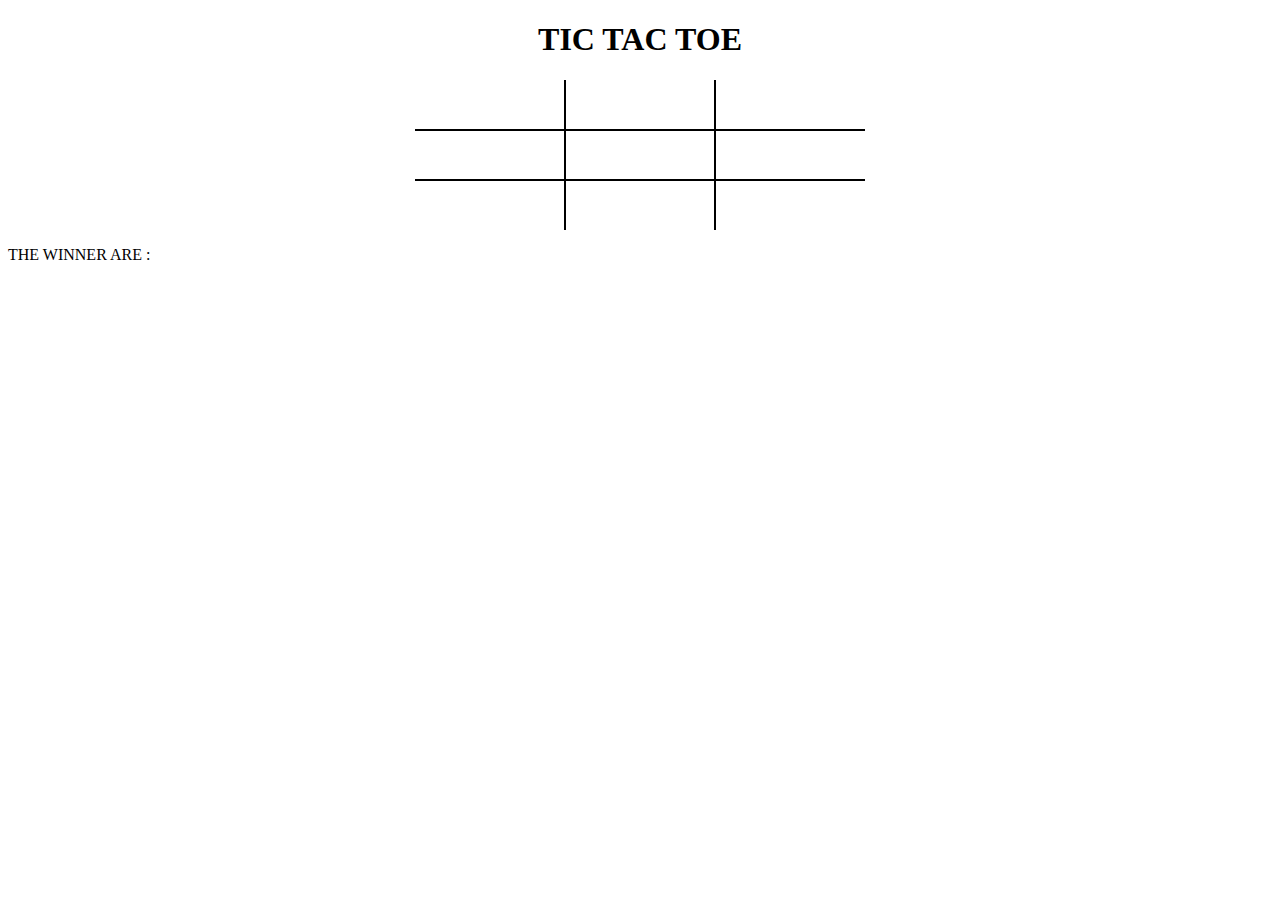
<file: index.html>
<!DOCTYPE html>
<html lang="en">
<head>
    <meta charset="UTF-8">
    <title>Tic Tac Toc</title>
  <link rel="stylesheet" href="style/style.css">
</head>
<body>
<h1> TIC TAC TOE </h1>
<div id="game_container">
<div id="grid">
    <div class="grid-item"  data-value=0></div>
    <div class="grid-item" data-value=1></div>
    <div class="grid-item" data-value=2></div>
    <div class="grid-item" data-value=3></div>
    <div class="grid-item" data-value=4></div>
    <div class="grid-item" data-value=5></div>
    <div class="grid-item" data-value=6></div>
    <div class="grid-item" data-value=7></div>
    <div class="grid-item" data-value=8></div>
</div>
</div>
<div id="winner_state">
     <p id="winner_ms"> THE WINNER ARE : <span id="winner"></span></p>
</div>
</body>
<script src="Js/index.js"></script>
</html>
</file>
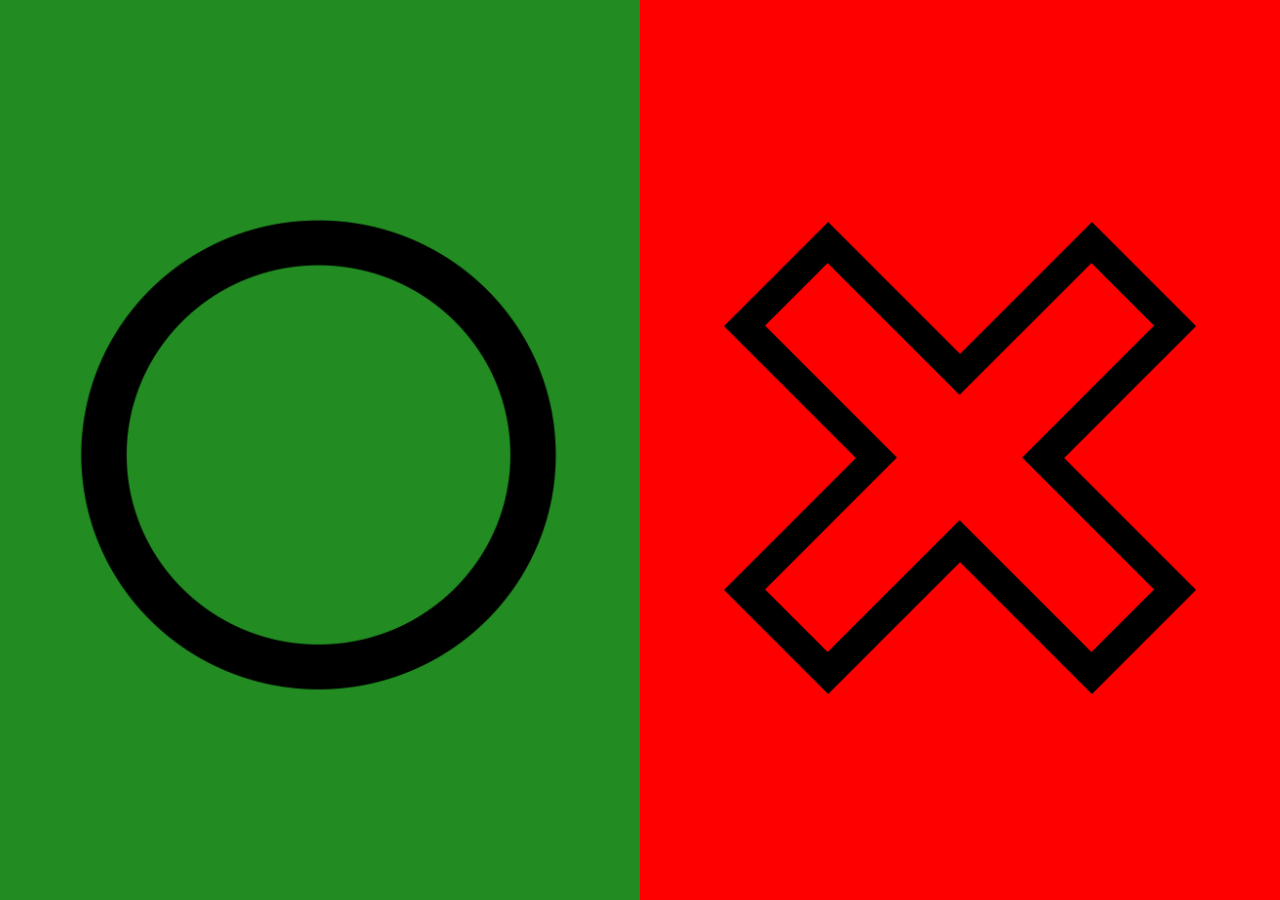
<file: Option.html>
<!DOCTYPE html>
<html lang="en">
<head>
    <meta charset="UTF-8">
    <title>Escoge al Mejor</title>
  <link rel="stylesheet" href="style/option.css">
</head>
<body>
<div class="split left">
    <div class="centered">
        <img src="Img/Circulo-white.svg.png" id="fronto">
    </div>
</div>
<div class="split right">
    <div class="centered">
        <img src="Img/x-png.webp" id="frontx">
    </div>
</div>
</body>
<script src="Js/index2.js"></script>
</html>
</file>
<file: style/style.css>
#game_container{
    display: flex;
    width: 100%;
    height: 100%;
}
#grid{
    display: grid;
    grid-template-columns: repeat(3,150px);
    grid-template-rows: repeat(3,50px);
    margin: auto;
}

.grid-item{
    border: 1px solid black;
}

h1{
    text-align: center;
}

.grid-item:nth-child(1){
    border-left: none;
    border-top: none;
}
.grid-item:nth-child(2){
    border-top: none;
}
.grid-item:nth-child(3){
    border-top: none;
    border-right: none;
}
.grid-item:nth-child(4){
    border-left: none;
}
.grid-item:nth-child(6){
    border-right: none;
}
.grid-item:nth-child(7){
    border-left: none;
    border-bottom: none;
}
.grid-item:nth-child(8){
    border-bottom: none;
}
.grid-item:nth-child(9) {
    border-right: none;
    border-bottom: none;
}

#start_container{
    
    position: absolute;
    top: 60px;
    left: 100px;
}

#start{
    width: 75px;
    height: 30px;
}
</file>
<file: style/option.css>
.split {
    height: 100%;
    width: 50%;
    position: fixed;
    z-index: 1;
    top: 0;
    overflow-x: hidden;
    padding-top: 20px;
  }

  /* Control the left side */
.left {
    left: 0;
    background-color: #228B22
  }
  
  /* Control the right side */
  .right {
    right: 0;
    background-color: #FF0000
  }

.centered {
    position: absolute;
    top: 50%;
    left: 50%;
    transform: translate(-50%, -50%);
    text-align: center;
}

img{
    width: 500px;
    height: 500px;
}
</file>
